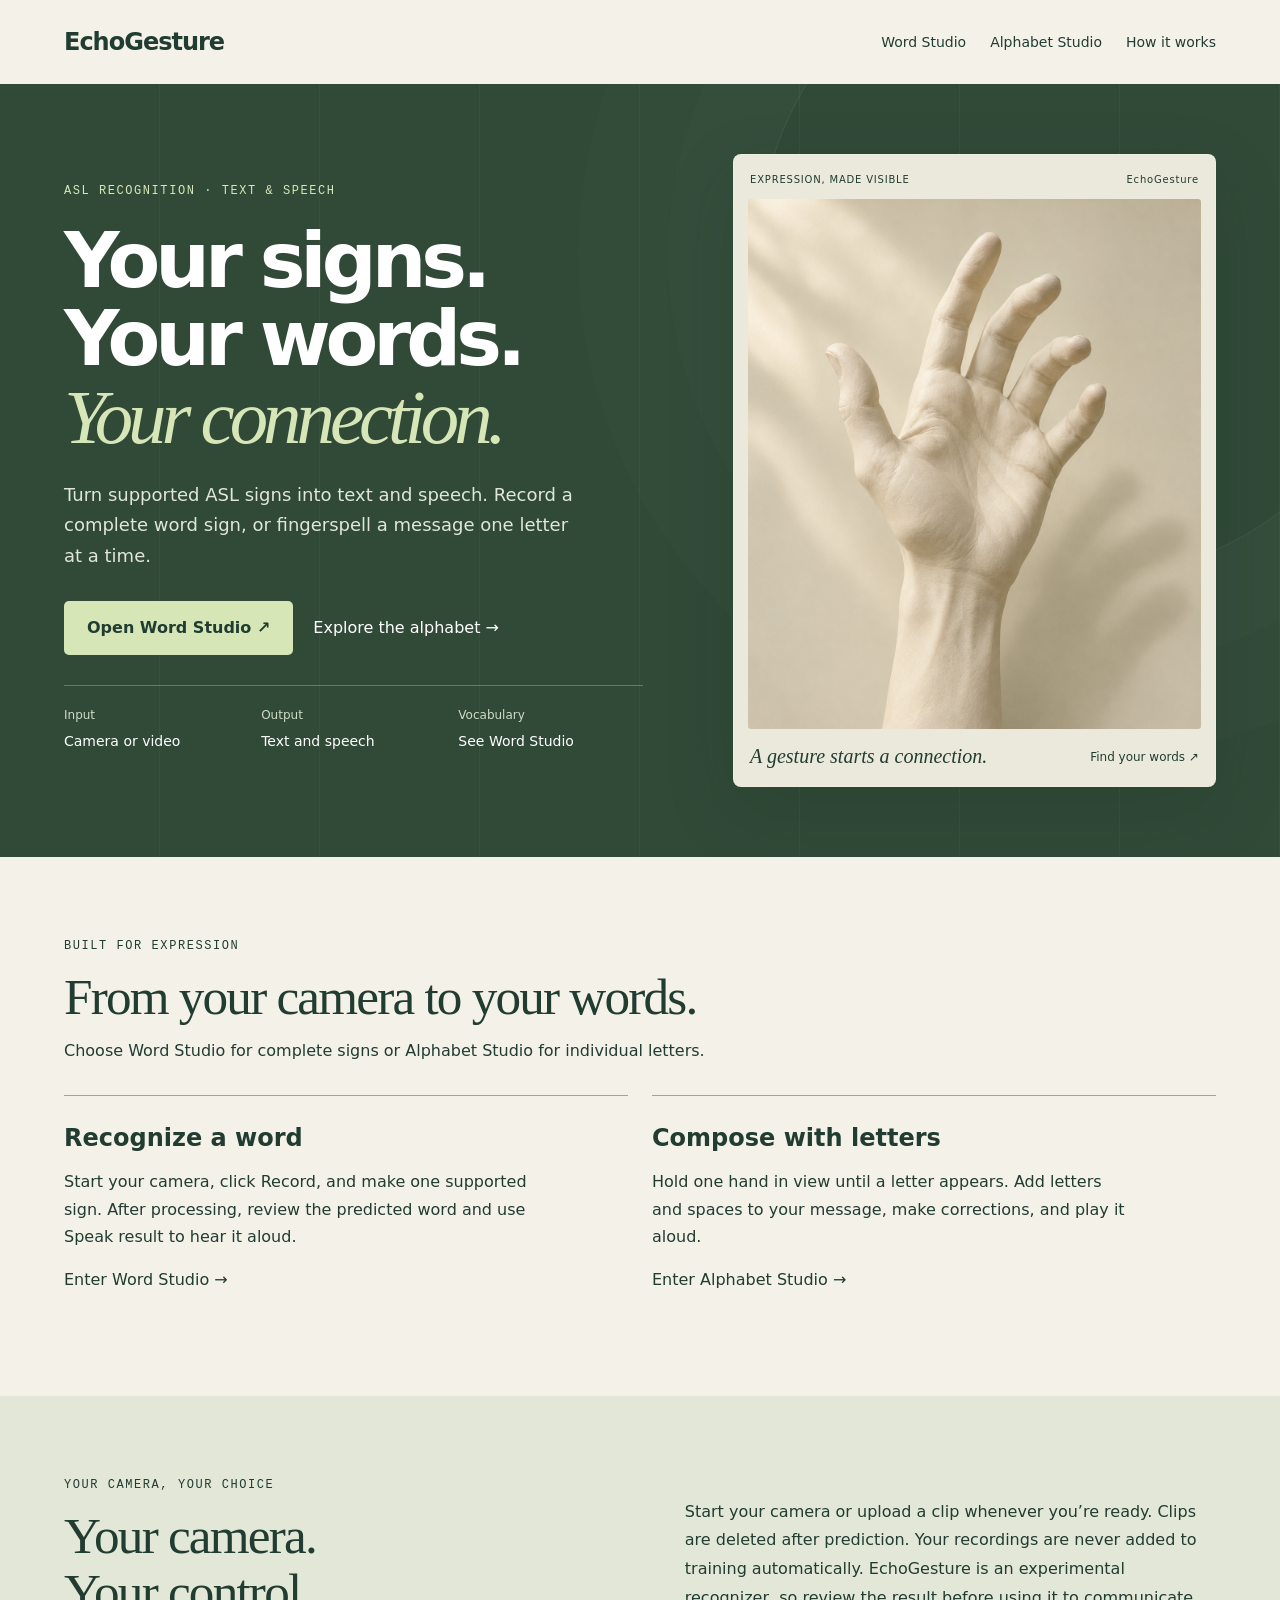
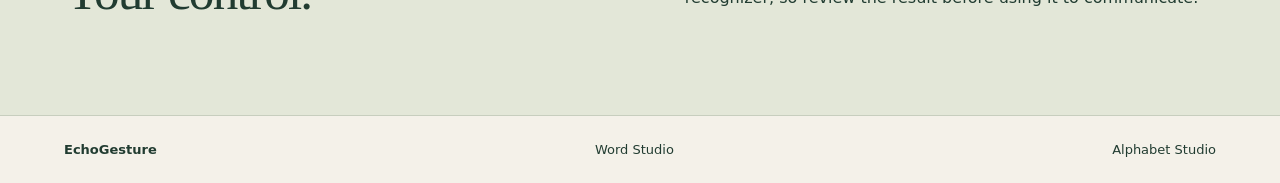
<file: templates/landing.html>
<!doctype html>
<html lang="en"><head><meta charset="utf-8"><meta name="viewport" content="width=device-width,initial-scale=1"><title>EchoGesture · Your signs, in words</title><link rel="stylesheet" href="/static/echo-landing.css"></head>
<body><header class="echo-nav"><a href="/" class="echo-brand">EchoGesture</a><nav aria-label="Main navigation"><a href="/words">Word Studio</a><a href="/sign">Alphabet Studio</a><a href="#how-it-works">How it works</a></nav></header>
<main><section class="hero echo-hero"><div class="hero__backdrop" aria-hidden="true"><div class="echo-orbit"></div><div class="hero__guides"></div></div><div class="echo-grid"><div class="echo-copy"><p class="label">ASL RECOGNITION · TEXT & SPEECH</p><h1>Your signs.<br>Your words.<br><em>Your connection.</em></h1><p class="echo-description">Turn supported ASL signs into text and speech. Record a complete word sign, or fingerspell a message one letter at a time.</p><div class="echo-actions"><a class="echo-primary" href="/words">Open Word Studio ↗</a><a class="echo-secondary" href="/sign">Explore the alphabet →</a></div><dl class="echo-spec"><div><dt>Input</dt><dd>Camera or video</dd></div><div><dt>Output</dt><dd>Text and speech</dd></div><div><dt>Vocabulary</dt><dd>See Word Studio</dd></div></dl></div>
<figure class="echo-preview echo-artwork"><div class="preview-top"><span>EXPRESSION, MADE VISIBLE</span><span>EchoGesture</span></div><img src="/static/hand-study.png" alt="Ivory sculpture of an open hand against a warm cream background" width="1122" height="1402" fetchpriority="high"><figcaption><span>A gesture starts a connection.</span><a href="/words">Find your words ↗</a></figcaption></figure></div></section>
<section id="how-it-works" class="echo-section"><div><p class="label">BUILT FOR EXPRESSION</p><h2>From your camera to your words.</h2><p>Choose Word Studio for complete signs or Alphabet Studio for individual letters.</p></div><div class="echo-cards"><article><h3>Recognize a word</h3><p>Start your camera, click Record, and make one supported sign. After processing, review the predicted word and use Speak result to hear it aloud.</p><a href="/words">Enter Word Studio →</a></article><article><h3>Compose with letters</h3><p>Hold one hand in view until a letter appears. Add letters and spaces to your message, make corrections, and play it aloud.</p><a href="/sign">Enter Alphabet Studio →</a></article></div></section>
<section class="echo-section echo-status"><div><p class="label">YOUR CAMERA, YOUR CHOICE</p><h2>Your camera.<br>Your control.</h2></div><p>Start your camera or upload a clip whenever you’re ready. Clips are deleted after prediction. Your recordings are never added to training automatically. EchoGesture is an experimental recognizer, so review the result before using it to communicate.</p></section>
</main><footer class="echo-footer"><span>EchoGesture</span><a href="/words">Word Studio</a><a href="/sign">Alphabet Studio</a></footer></body></html>
</file>
<file: static/echo-landing.css>
/* Original EchoGesture landing-page foundations. */
*{box-sizing:border-box}body{margin:0;font:16px/1.5 system-ui,-apple-system,sans-serif}a{color:inherit;text-decoration:none}button,input{font:inherit}h1,h2,h3,p,dl{margin:0}video{display:block;max-width:100%}.label{font:12px/1.5 ui-monospace,monospace;letter-spacing:.13em}.hero{position:relative;color:white;overflow:hidden}.hero__backdrop{position:absolute;inset:0;pointer-events:none;z-index:-1}.hero__guides{position:absolute;inset:0;background:repeating-linear-gradient(90deg,transparent 0,transparent calc(12.5% - 1px),#ffffff09 calc(12.5% - 1px),#ffffff09 12.5%)}
:root{--echo-green:#213c31}body{background:#f4f1e9;color:var(--echo-green)}.echo-nav,.echo-footer{display:flex;align-items:center;justify-content:space-between;gap:24px;padding:24px 5vw}.echo-brand{font-size:24px;font-weight:650;letter-spacing:-1px}.echo-nav nav{display:flex;flex-wrap:wrap;gap:24px;font-size:14px}.template-credit{font-size:12px}.echo-hero{background:#314a38;min-height:760px;padding:70px 5vw;isolation:isolate}.echo-grid{display:grid;grid-template-columns:1.2fr 1fr;gap:7vw;align-items:center;position:relative}.echo-copy h1{font-size:clamp(48px,6vw,90px);line-height:1.02;letter-spacing:-.065em;margin:22px 0}.echo-copy h1 em{font-family:Georgia,serif;font-weight:400;color:#d6e6b7}.echo-copy .label{color:#d6e6b7}.echo-description{font-size:18px;max-width:510px;line-height:1.7;color:#e0e6da}.echo-actions{display:flex;flex-wrap:wrap;gap:20px;align-items:center;margin:30px 0}.echo-primary{background:#d6e6b7;color:#213c31;padding:15px 23px;border-radius:5px;font-weight:600}.echo-secondary{color:white}.echo-spec{display:grid;grid-template-columns:repeat(3,1fr);border-top:1px solid #ffffff40;padding-top:20px;gap:12px}.echo-spec dt{font-size:12px;color:#cfdbc7}.echo-spec dd{margin:7px 0;font-size:14px}.echo-preview{padding:18px;border:1px solid #ffffff50;background:#ffffff12;border-radius:8px}.preview-top{display:flex;justify-content:space-between;font-size:11px;letter-spacing:.04em;margin-bottom:16px}.echo-preview video{width:100%;aspect-ratio:4/3;object-fit:contain;background:#172d23;border-radius:4px}.preview-bottom{display:grid;gap:4px;margin-top:14px}.preview-bottom span,.echo-preview p{font-size:12px;color:#d1ddcd}.preview-bottom strong{font:36px Georgia,serif}.preview-bottom a{color:#e5efca;margin-top:5px}.echo-preview p{margin:16px 0 0}.echo-orbit{position:absolute;width:650px;height:650px;border:1px solid #ffffff14;border-radius:50%;right:-10%;top:-20%;box-shadow:0 0 0 90px #ffffff03,0 0 0 180px #ffffff03}.echo-section{padding:80px 5vw}.echo-section h2{font:clamp(32px,4vw,52px)/1.1 Georgia,serif;letter-spacing:-.035em;margin:14px 0}.echo-cards{display:grid;grid-template-columns:1fr 1fr;gap:24px;margin-top:32px}.echo-cards article{border-top:1px solid #9aa995;padding:24px 0}.echo-cards h3{font-size:24px;margin-bottom:12px}.echo-cards p{max-width:480px;line-height:1.7;margin-bottom:18px}.echo-status{background:#e3e7d8;display:grid;grid-template-columns:1fr 1fr;gap:7vw;align-items:center}.echo-status>p{line-height:1.8}.echo-footer{flex-wrap:wrap;font-size:13px;border-top:1px solid #c7cebe}.echo-footer>span{font-weight:700}a:focus-visible{outline:3px solid #a7bd82;outline-offset:5px}@media(max-width:760px){.echo-nav{align-items:flex-start;flex-direction:column}.echo-nav nav{gap:10px 20px}.echo-grid,.echo-status{grid-template-columns:1fr;gap:38px}.echo-hero{padding-top:40px;min-height:auto}.echo-cards{grid-template-columns:1fr}.echo-section{padding:48px 5vw}}

.echo-artwork{margin:0;padding:14px;background:#ebe9db;color:#213c31;border:1px solid #f4f1e95c;box-shadow:0 24px 70px #10281d26}.echo-artwork .preview-top{margin:3px 2px 12px;font-size:10px;letter-spacing:.08em}.echo-artwork img{display:block;width:100%;height:auto;max-height:530px;object-fit:cover;object-position:center;border-radius:3px}.echo-artwork figcaption{display:flex;justify-content:space-between;gap:14px;align-items:center;padding:16px 2px 4px;font-size:12px}.echo-artwork figcaption>span{font:italic 20px Georgia,serif}.echo-artwork figcaption a{white-space:nowrap}@media(max-width:760px){.echo-artwork{max-width:480px;width:100%;justify-self:center}.echo-artwork img{max-height:460px}.echo-artwork figcaption{flex-wrap:wrap}}
</file>
